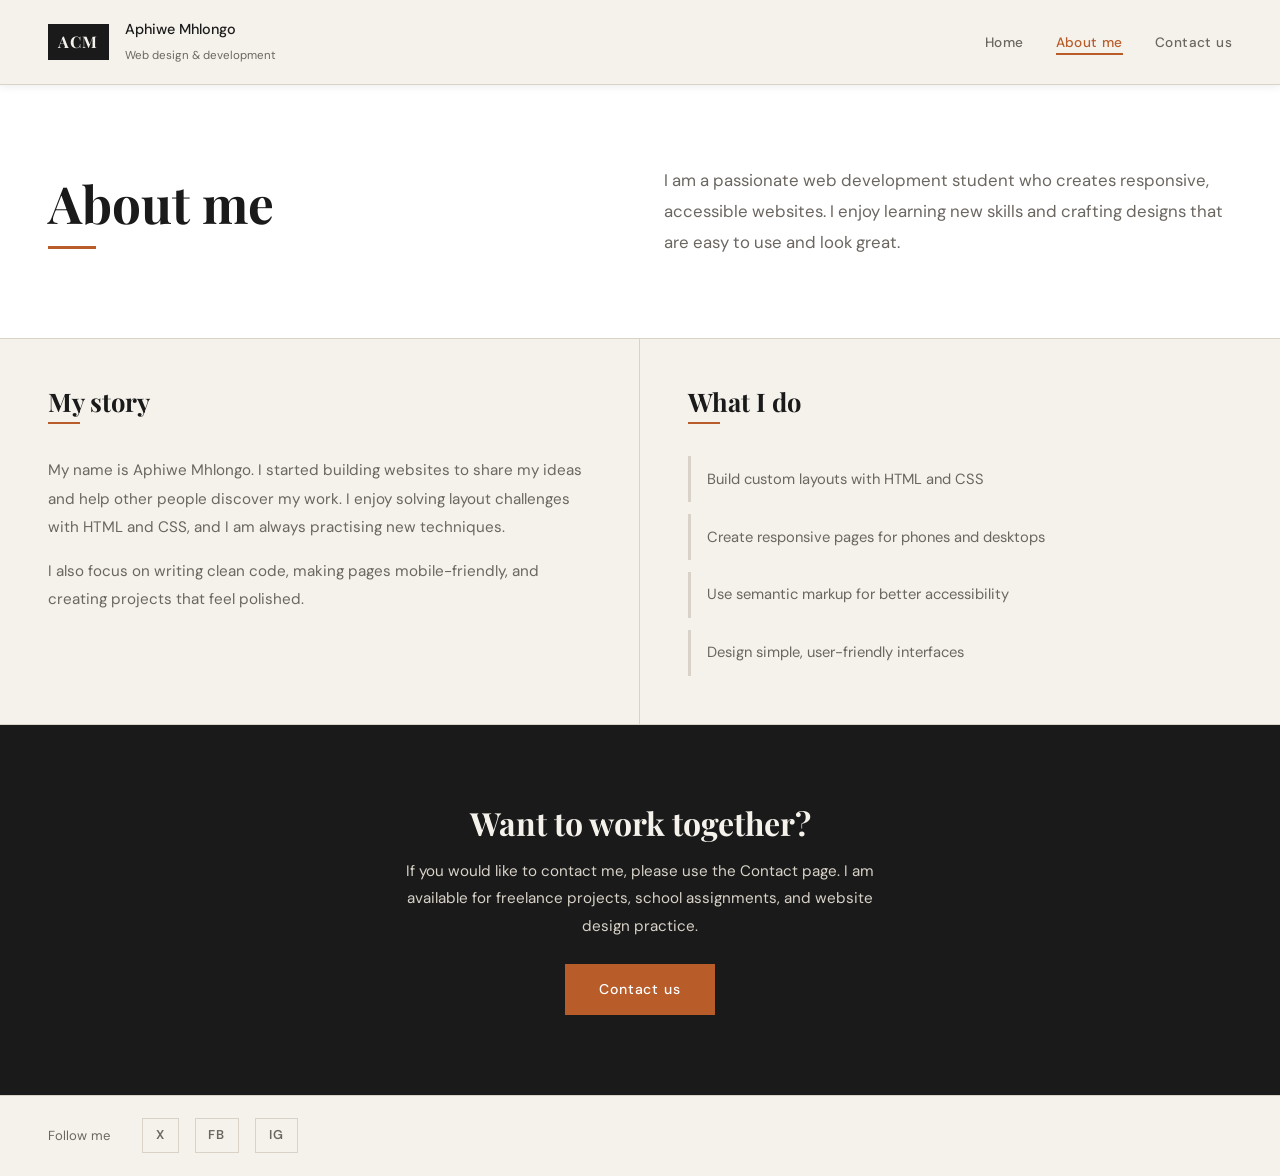
<file: about.html>
﻿<!DOCTYPE html>
<html lang="en">
<head>
    <meta charset="UTF-8">
    <meta name="viewport" content="width=device-width, initial-scale=1.0">
    <title>About me | Aphiwe Mhlongo</title>
    <link href="https://fonts.googleapis.com/css2?family=Playfair+Display:wght@600;700&family=DM+Sans:wght@300;400;500&display=swap" rel="stylesheet">
    <link rel="stylesheet" href="style.css">
</head>
<body>

<header class="site-header">
    <div class="brand">
        <div class="logo">ACM</div>
        <div>
            <strong>Aphiwe Mhlongo</strong>
            <span class="brand-text">Web design &amp; development</span>
        </div>
    </div>

    <button class="hamburger" id="hamburger" aria-label="Toggle navigation">
        <span></span>
        <span></span>
        <span></span>
    </button>

    <nav>
        <ul class="nav-links" id="nav-links">
            <li><a href="index.html">Home</a></li>
            <li><a href="about.html" class="active">About me</a></li>
            <li><a href="contact.html">Contact us</a></li>
        </ul>
    </nav>
</header>

<main class="page-about">

    <!-- Hero banner -->
    <section class="about-hero">
        <h1>About me</h1>
        <p>I am a passionate web development student who creates responsive, accessible websites. I enjoy learning new skills and crafting designs that are easy to use and look great.</p>
    </section>

    <!-- Story + What I do -->
    <section class="about-details">
        <article>
            <h2>My story</h2>
            <p>My name is Aphiwe Mhlongo. I started building websites to share my ideas and help other people discover my work. I enjoy solving layout challenges with HTML and CSS, and I am always practising new techniques.</p>
            <p>I also focus on writing clean code, making pages mobile-friendly, and creating projects that feel polished.</p>
        </article>
        <article>
            <h2>What I do</h2>
            <ul>
                <li>Build custom layouts with HTML and CSS</li>
                <li>Create responsive pages for phones and desktops</li>
                <li>Use semantic markup for better accessibility</li>
                <li>Design simple, user-friendly interfaces</li>
            </ul>
        </article>
    </section>

    <!-- CTA -->
    <section class="about-contact-card">
        <h2>Want to work together?</h2>
        <p>If you would like to contact me, please use the Contact page. I am available for freelance projects, school assignments, and website design practice.</p>
        <a class="button" href="contact.html">Contact us</a>
    </section>

</main>

<footer class="site-footer">
    <span>Follow me</span>
    <div class="social-links">
        <a href="https://x.com/cebomhlong?s=21" target="_blank" aria-label="X / Twitter">X</a>
        <a href="https://www.facebook.com/share/1DBheZkQre/?mibextid=wwXIfr" target="_blank" aria-label="Facebook">FB</a>
        <a href="https://www.instagram.com/cebo_mhlong?igsh=MXZ6YnZ0dDdiN2RrdA%3D%3D&utm_source=qr" target="_blank" aria-label="Instagram">IG</a>
    </div>
</footer>

<script>
    const hamburger = document.getElementById('hamburger');
    const navLinks  = document.getElementById('nav-links');

    hamburger.addEventListener('click', () => {
        hamburger.classList.toggle('open');
        navLinks.classList.toggle('open');
    });

    navLinks.querySelectorAll('a').forEach(link => {
        link.addEventListener('click', () => {
            hamburger.classList.remove('open');
            navLinks.classList.remove('open');
        });
    });
</script>

</body>
</html>
</file>
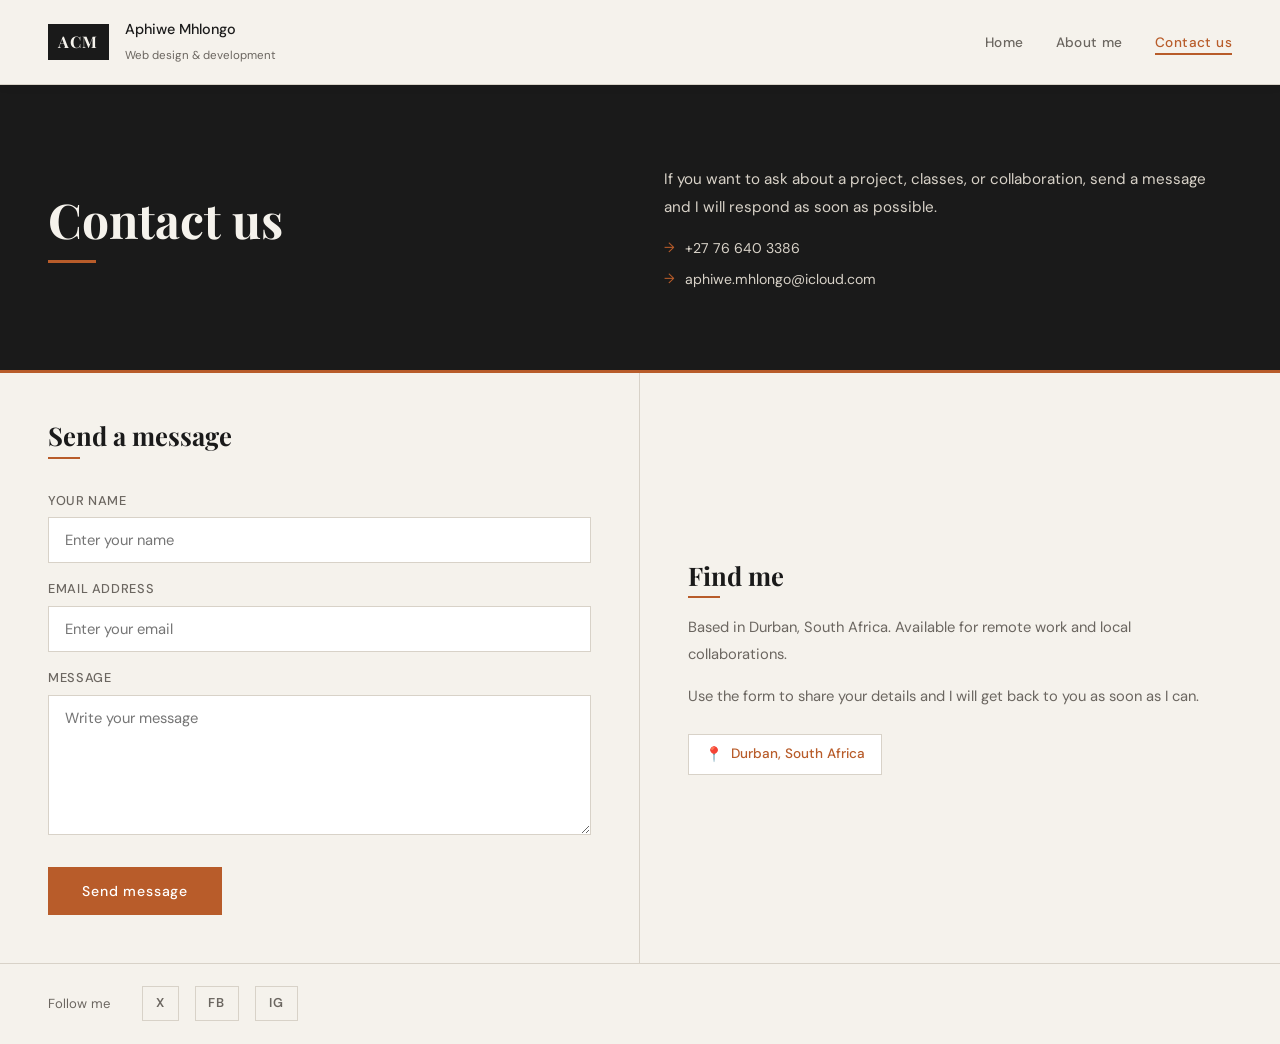
<file: contact.html>
<!DOCTYPE html>
<html lang="en">
<head>
    <meta charset="UTF-8">
    <meta name="viewport" content="width=device-width, initial-scale=1.0">
    <title>Contact | Aphiwe Mhlongo</title>
    <link href="https://fonts.googleapis.com/css2?family=Playfair+Display:wght@600;700&family=DM+Sans:wght@300;400;500&display=swap" rel="stylesheet">
    <link rel="stylesheet" href="style.css">
</head>
<body>

<header class="site-header">
    <div class="brand">
        <div class="logo">ACM</div>
        <div>
            <strong>Aphiwe Mhlongo</strong>
            <span class="brand-text">Web design &amp; development</span>
        </div>
    </div>

    <button class="hamburger" id="hamburger" aria-label="Toggle navigation">
        <span></span>
        <span></span>
        <span></span>
    </button>

    <nav>
        <ul class="nav-links" id="nav-links">
            <li><a href="index.html">Home</a></li>
            <li><a href="about.html">About me</a></li>
            <li><a href="contact.html" class="active">Contact us</a></li>
        </ul>
    </nav>
</header>

<main class="page-contact">

    <!-- Dark intro banner with contact details -->
    <section class="contact-intro">
        <h2>Contact us</h2>
        <div>
            <p>If you want to ask about a project, classes, or collaboration, send a message and I will respond as soon as possible.</p>
            <div class="contact-detail">+27 76 640 3386</div>
            <div class="contact-detail">aphiwe.mhlongo@icloud.com</div>
        </div>
    </section>

    <!-- Form + Find me -->
    <section class="contact-grid">

        <div class="contact-form">
            <h2>Send a message</h2>
            <form>
                <div class="form-group">
                    <label for="name">Your name</label>
                    <input type="text" id="name" name="name" placeholder="Enter your name">
                </div>
                <div class="form-group">
                    <label for="email">Email address</label>
                    <input type="email" id="email" name="email" placeholder="Enter your email">
                </div>
                <div class="form-group">
                    <label for="message">Message</label>
                    <textarea id="message" name="message" placeholder="Write your message"></textarea>
                </div>
                <div class="form-actions">
                    <button type="button">Send message</button>
                </div>
            </form>
        </div>

        <div class="find-me-card">
            <h2>Find me</h2>
            <p>Based in Durban, South Africa. Available for remote work and local collaborations.</p>
            <p>Use the form to share your details and I will get back to you as soon as I can.</p>
            <span class="location-badge">Durban, South Africa</span>
        </div>

    </section>

</main>

<footer class="site-footer">
    <span>Follow me</span>
    <div class="social-links">
        <a href="https://x.com/cebomhlong?s=21" target="_blank" aria-label="X / Twitter">X</a>
        <a href="https://www.facebook.com/share/1DBheZkQre/?mibextid=wwXIfr" target="_blank" aria-label="Facebook">FB</a>
        <a href="https://www.instagram.com/cebo_mhlong?igsh=MXZ6YnZ0dDdiN2RrdA%3D%3D&utm_source=qr" target="_blank" aria-label="Instagram">IG</a>
    </div>
</footer>

<script>
    const hamburger = document.getElementById('hamburger');
    const navLinks  = document.getElementById('nav-links');

    hamburger.addEventListener('click', () => {
        hamburger.classList.toggle('open');
        navLinks.classList.toggle('open');
    });

    navLinks.querySelectorAll('a').forEach(link => {
        link.addEventListener('click', () => {
            hamburger.classList.remove('open');
            navLinks.classList.remove('open');
        });
    });
</script>

</body>
</html>
</file>
<file: style.css>
/* ── 1. RESET & BASE ── */
*, *::before, *::after {
    box-sizing: border-box;
    margin: 0;
    padding: 0;
}

:root {
    /* Colour palette */
    --ink:       #1a1a1a;
    --paper:     #f5f2ec;
    --accent:    #b85c2a;
    --accent-lt: #d4753a;
    --muted:     #6b6660;
    --border:    #d8d2c8;
    --white:     #ffffff;

    /* Typography */
    --font-serif: 'Playfair Display', Georgia, serif;
    --font-sans:  'DM Sans', system-ui, sans-serif;

    /* Spacing scale */
    --space-xs: 0.5rem;
    --space-sm: 1rem;
    --space-md: 2rem;
    --space-lg: 3rem;
    --space-xl: 5rem;

    /* Transitions */
    --transition: 0.25s ease;

    /* Shadows */
    --shadow-sm: 0 2px 8px rgba(0,0,0,0.07);
    --shadow-md: 0 6px 24px rgba(0,0,0,0.12);
}

html {
    scroll-behavior: smooth; /* smooth scrolling */
    font-size: 16px;
}

body {
    font-family: var(--font-sans);
    background: var(--paper);
    color: var(--ink);
    line-height: 1.6;
    overflow-x: hidden;
}

img, video {
    max-width: 100%;   /* responsive media */
    height: auto;
    display: block;
}

a { text-decoration: none; color: inherit; }
ul { list-style: none; }

/* ── 2. TYPOGRAPHY ── */
h1, h2, h3 {
    font-family: var(--font-serif);
    line-height: 1.15;
}

h1 { font-size: clamp(2rem, 4vw, 3.4rem); }
h2 { font-size: clamp(1.4rem, 2.5vw, 2rem); margin-bottom: var(--space-md); }
h3 { font-size: 1rem; color: var(--accent); margin-bottom: var(--space-sm); }

/* ── 3. HEADER / NAV ── */
.site-header {
    display: flex;
    align-items: center;
    justify-content: space-between;
    padding: 1.1rem var(--space-lg);
    background: var(--paper);
    border-bottom: 1px solid var(--border);
    position: sticky;
    top: 0;
    z-index: 1000;
    box-shadow: var(--shadow-sm);
}

.brand {
    display: flex;
    align-items: center;
    gap: var(--space-sm);
}

.logo {
    font-family: var(--font-serif);
    font-weight: 700;
    font-size: 1rem;
    background: var(--ink);
    color: var(--paper);
    padding: 0.35rem 0.65rem;
    letter-spacing: 0.06em;
}

.brand strong {
    display: block;
    font-size: 0.9rem;
    font-weight: 500;
}

.brand-text {
    font-size: 0.72rem;
    color: var(--muted);
}

/* Desktop nav links */
.nav-links {
    display: flex;
    gap: 2rem;
    align-items: center;
}

.nav-links a {
    font-size: 0.85rem;
    font-weight: 500;
    color: var(--muted);
    letter-spacing: 0.03em;
    padding-bottom: 2px;
    border-bottom: 2px solid transparent;
    transition: color var(--transition), border-color var(--transition);
}

/* Hover + active state for nav */
.nav-links a:hover,
.nav-links a.active {
    color: var(--accent);
    border-bottom-color: var(--accent);
}

/* ── HAMBURGER (hidden on desktop) ── */
.hamburger {
    display: none;
    flex-direction: column;
    gap: 5px;
    cursor: pointer;
    background: none;
    border: none;
    padding: 4px;
}

.hamburger span {
    display: block;
    width: 24px;
    height: 2px;
    background: var(--ink);
    border-radius: 2px;
    transition: transform var(--transition), opacity var(--transition);
}

/* Animate hamburger → X when open */
.hamburger.open span:nth-child(1) { transform: translateY(7px) rotate(45deg); }
.hamburger.open span:nth-child(2) { opacity: 0; }
.hamburger.open span:nth-child(3) { transform: translateY(-7px) rotate(-45deg); }

/* ── 4. HERO SECTION ── */
.hero {
    display: grid;
    grid-template-columns: 1fr 1fr;   /* Flexbox/Grid layout */
    min-height: calc(100vh - 65px);
}

/* LEFT column */
.hero-left {
    display: flex;
    flex-direction: column;
    border-right: 1px solid var(--border);
}

.hero-left .photo {
    width: 100%;
    overflow: hidden;
    border-bottom: 3px solid var(--accent);
    flex: 1;
}

.hero-left .photo img {
    width: 100%;
    height: 100%;
    object-fit: cover;
    object-position: center top;
    transition: transform 0.6s ease;
}

.hero-left .photo:hover img { transform: scale(1.04); }

.hero-left .video-wrap {
    width: 100%;
    background: #0d0d0d;
    flex-shrink: 0;
}

.hero-left .video-wrap video {
    width: 100%;
    height: auto;
}

/* RIGHT column */
.hero-copy {
    display: flex;
    flex-direction: column;
    justify-content: center;
    padding: 4rem var(--space-lg);
    gap: var(--space-sm);
}

.hero-copy h1 { color: var(--ink); }

.hero-subtitle {
    font-size: 1.05rem;
    color: var(--accent);
    font-weight: 500;
}

.hero-copy p:last-of-type {
    font-size: 0.95rem;
    color: var(--muted);
    line-height: 1.8;
    max-width: 40ch;
}

/* CTA button */
.btn {
    display: inline-block;
    margin-top: var(--space-sm);
    padding: 0.7rem 1.6rem;
    background: var(--accent);
    color: var(--white);
    font-size: 0.85rem;
    font-weight: 500;
    letter-spacing: 0.05em;
    border: 2px solid var(--accent);
    transition: background var(--transition), color var(--transition), transform var(--transition);
    align-self: flex-start;
}

/* Hover effect for button */
.btn:hover {
    background: transparent;
    color: var(--accent);
    transform: translateY(-2px);
}

/* ── 5. SKILLS ── */
.skills {
    padding: var(--space-lg) var(--space-lg);
    border-top: 1px solid var(--border);
}

.skill-list {
    display: flex;
    flex-wrap: wrap;
    gap: 0.75rem;
}

.skill-item {
    padding: 0.5rem 1.2rem;
    border: 1px solid var(--border);
    font-size: 0.82rem;
    font-weight: 500;
    letter-spacing: 0.04em;
    background: var(--white);
    cursor: default;
    transition: background var(--transition), color var(--transition),
                border-color var(--transition), transform var(--transition);
}

/* Hover effect for skill tags */
.skill-item:hover {
    background: var(--accent);
    color: var(--white);
    border-color: var(--accent);
    transform: translateY(-3px);
}

/* ── 6. DETAILS GRID ── */
.details-grid {
    display: grid;
    grid-template-columns: repeat(3, 1fr);
    border-top: 1px solid var(--border);
}

.details-card {
    padding: var(--space-md) var(--space-lg);
    border-right: 1px solid var(--border);
}

.details-card:last-child { border-right: none; }

.details-card p,
.details-card li {
    font-size: 0.88rem;
    color: var(--muted);
    line-height: 1.9;
}

.details-card a {
    color: var(--muted);
    transition: color var(--transition), padding-left var(--transition);
}

/* Hover effect on info links */
.details-card a:hover {
    color: var(--accent);
    padding-left: 4px;
}

.map-frame {
    width: 100%;
    height: 180px;
    overflow: hidden;
    border: 1px solid var(--border);
}

.map-frame iframe {
    width: 100%;
    height: 100%;
    border: none;
}

/* ── 7. FOOTER ── */
.site-footer {
    display: flex;
    align-items: center;
    gap: var(--space-md);
    padding: 1.4rem var(--space-lg);
    border-top: 1px solid var(--border);
    font-size: 0.82rem;
    color: var(--muted);
}

.social-links { display: flex; gap: 1rem; }

.social-links a {
    font-weight: 600;
    font-size: 0.8rem;
    letter-spacing: 0.08em;
    color: var(--muted);
    padding: 0.4rem 0.8rem;
    border: 1px solid var(--border);
    transition: background var(--transition), color var(--transition),
                border-color var(--transition), transform var(--transition);
}

/* Hover effect for social links */
.social-links a:hover {
    background: var(--accent);
    color: var(--white);
    border-color: var(--accent);
    transform: translateY(-2px);
}

/* ============================================================
   8. MEDIA QUERIES — Responsive Design
   ============================================================ */

/* ── TABLET (max 1024px) ── */
@media (max-width: 1024px) {
    .hero { grid-template-columns: 1fr; min-height: auto; }
    .hero-left { border-right: none; border-bottom: 1px solid var(--border); }
    .hero-left .photo { max-height: 55vw; }
    .hero-copy { padding: var(--space-md) var(--space-lg); justify-content: flex-start; }

    .details-grid { grid-template-columns: 1fr 1fr; }
    .details-card:nth-child(2) { border-right: none; }
    .details-card:nth-child(3) { grid-column: 1 / -1; border-right: none; border-top: 1px solid var(--border); }
}

/* ── MOBILE (max 768px) ── */
@media (max-width: 768px) {
    .site-header { padding: 1rem 1.2rem; }

    /* Show hamburger, hide desktop nav */
    .hamburger { display: flex; }

    .nav-links {
        display: none;
        flex-direction: column;
        gap: 0;
        position: absolute;
        top: 65px;
        left: 0;
        right: 0;
        background: var(--paper);
        border-bottom: 1px solid var(--border);
        box-shadow: var(--shadow-md);
        z-index: 999;
    }

    /* Slide-in nav when open */
    .nav-links.open { display: flex; }

    .nav-links a {
        padding: 1rem 1.5rem;
        border-bottom: 1px solid var(--border);
        font-size: 1rem;
        border-left: none;
    }

    .nav-links a:hover { padding-left: 2rem; border-bottom-color: var(--border); }

    /* Hero stacks vertically on mobile */
    .hero { grid-template-columns: 1fr; }
    .hero-left .photo { max-height: 70vw; }
    .hero-copy { padding: var(--space-md) 1.2rem; }
    .hero-copy p:last-of-type { max-width: 100%; }

    /* Skills wrap nicely */
    .skills { padding: var(--space-md) 1.2rem; }
    .skill-list { gap: 0.5rem; }

    /* Details stack to single column */
    .details-grid { grid-template-columns: 1fr; }
    .details-card {
        border-right: none;
        border-bottom: 1px solid var(--border);
        padding: var(--space-md) 1.2rem;
    }

    .site-footer { padding: 1.2rem; flex-wrap: wrap; }
}

/* ── SMALL MOBILE (max 480px) ── */
@media (max-width: 480px) {
    h1 { font-size: 1.8rem; }
    .hero-left .photo { max-height: 80vw; }
    .btn { width: 100%; text-align: center; }
}

/* ============================================================
   9. ABOUT PAGE
   ============================================================ */

/* ── About hero banner ── */
.about-hero {
    padding: var(--space-xl) var(--space-lg);
    border-bottom: 1px solid var(--border);
    display: grid;
    grid-template-columns: 1fr 1fr;
    gap: var(--space-lg);
    align-items: center;
    background: var(--white);
}

.about-hero h1 {
    position: relative;
    padding-bottom: var(--space-sm);
}

/* Decorative underline on heading */
.about-hero h1::after {
    content: '';
    position: absolute;
    bottom: 0;
    left: 0;
    width: 3rem;
    height: 3px;
    background: var(--accent);
}

.about-hero p {
    font-size: 1.05rem;
    color: var(--muted);
    line-height: 1.85;
    max-width: 48ch;
}

/* ── About details: two articles side by side ── */
.about-details {
    display: grid;
    grid-template-columns: 1fr 1fr;
    border-bottom: 1px solid var(--border);
}

.about-details article {
    padding: var(--space-lg);
    border-right: 1px solid var(--border);
    transition: background var(--transition);
}

.about-details article:last-child { border-right: none; }

.about-details article:hover { background: var(--paper); }

.about-details h2 {
    font-size: clamp(1.2rem, 2vw, 1.6rem);
    margin-bottom: var(--space-md);
    position: relative;
    padding-bottom: var(--space-xs);
}

/* Accent line under each article heading */
.about-details h2::after {
    content: '';
    position: absolute;
    bottom: 0;
    left: 0;
    width: 2rem;
    height: 2px;
    background: var(--accent);
    transition: width var(--transition);
}

.about-details article:hover h2::after { width: 4rem; }

.about-details p {
    font-size: 0.95rem;
    color: var(--muted);
    line-height: 1.85;
    margin-bottom: var(--space-sm);
}

/* Styled list for "What I do" */
.about-details ul {
    display: flex;
    flex-direction: column;
    gap: 0.75rem;
}

.about-details ul li {
    font-size: 0.92rem;
    color: var(--muted);
    padding: 0.7rem 1rem;
    border-left: 3px solid var(--border);
    background: var(--paper);
    transition: border-color var(--transition), color var(--transition),
                transform var(--transition), background var(--transition);
}

/* Hover effect on list items */
.about-details ul li:hover {
    border-left-color: var(--accent);
    color: var(--ink);
    background: var(--white);
    transform: translateX(4px);
}

/* ── CTA / contact card ── */
.about-contact-card {
    padding: var(--space-xl) var(--space-lg);
    text-align: center;
    background: var(--ink);
    color: var(--paper);
    display: flex;
    flex-direction: column;
    align-items: center;
    gap: var(--space-sm);
}

.about-contact-card h2 {
    color: var(--paper);
    margin-bottom: 0;
}

.about-contact-card p {
    font-size: 0.95rem;
    color: var(--border);
    max-width: 50ch;
    line-height: 1.8;
}

/* Contact button — inverted style on dark background */
.about-contact-card .button {
    display: inline-block;
    margin-top: var(--space-xs);
    padding: 0.75rem 2rem;
    background: var(--accent);
    color: var(--white);
    font-size: 0.88rem;
    font-weight: 500;
    letter-spacing: 0.06em;
    border: 2px solid var(--accent);
    transition: background var(--transition), color var(--transition), transform var(--transition);
}

.about-contact-card .button:hover {
    background: transparent;
    color: var(--accent);
    transform: translateY(-2px);
}

/* ── ABOUT RESPONSIVE ── */
@media (max-width: 1024px) {
    .about-hero {
        grid-template-columns: 1fr;
        padding: var(--space-lg);
        gap: var(--space-md);
    }
}

@media (max-width: 768px) {
    .about-hero {
        padding: var(--space-md) 1.2rem;
    }

    .about-details {
        grid-template-columns: 1fr;
    }

    .about-details article {
        border-right: none;
        border-bottom: 1px solid var(--border);
        padding: var(--space-md) 1.2rem;
    }

    .about-contact-card {
        padding: var(--space-lg) 1.2rem;
    }
}

@media (max-width: 480px) {
    .about-contact-card .button {
        width: 100%;
        text-align: center;
    }
}

/* ============================================================
   10. CONTACT PAGE
   ============================================================ */

/* ── Contact intro card ── */
.contact-intro {
    padding: var(--space-xl) var(--space-lg);
    background: var(--ink);
    color: var(--paper);
    display: grid;
    grid-template-columns: 1fr 1fr;
    gap: var(--space-lg);
    align-items: center;
    border-bottom: 3px solid var(--accent);
}

.contact-intro h2 {
    font-size: clamp(2rem, 4vw, 3rem);
    color: var(--paper);
    margin-bottom: 0;
    position: relative;
    padding-bottom: var(--space-sm);
}

.contact-intro h2::after {
    content: '';
    position: absolute;
    bottom: 0;
    left: 0;
    width: 3rem;
    height: 3px;
    background: var(--accent);
}

.contact-intro p {
    font-size: 0.95rem;
    color: var(--border);
    line-height: 1.85;
    margin-bottom: var(--space-sm);
}

.contact-detail {
    display: flex;
    align-items: center;
    gap: 0.6rem;
    font-size: 0.88rem;
    color: var(--border);
    margin-top: 0.5rem;
    transition: color var(--transition);
}

.contact-detail:hover { color: var(--accent); }

.contact-detail::before {
    content: '→';
    color: var(--accent);
    font-size: 0.85rem;
}

/* ── Contact grid: form + find me ── */
.contact-grid {
    display: grid;
    grid-template-columns: 1fr 1fr;
    min-height: 60vh;
}

/* ── FORM ── */
.contact-form {
    padding: var(--space-lg);
    border-right: 1px solid var(--border);
}

.contact-form h2 {
    font-size: clamp(1.3rem, 2vw, 1.8rem);
    margin-bottom: var(--space-md);
    position: relative;
    padding-bottom: var(--space-xs);
}

.contact-form h2::after {
    content: '';
    position: absolute;
    bottom: 0;
    left: 0;
    width: 2rem;
    height: 2px;
    background: var(--accent);
    transition: width var(--transition);
}

.contact-form:hover h2::after { width: 4rem; }

.form-group {
    display: flex;
    flex-direction: column;
    gap: 0.4rem;
    margin-bottom: var(--space-sm);
}

.form-group label {
    font-size: 0.8rem;
    font-weight: 500;
    letter-spacing: 0.05em;
    color: var(--muted);
    text-transform: uppercase;
}

.form-group input,
.form-group textarea {
    font-family: var(--font-sans);
    font-size: 0.92rem;
    color: var(--ink);
    background: var(--white);
    border: 1px solid var(--border);
    padding: 0.75rem 1rem;
    outline: none;
    width: 100%;
    transition: border-color var(--transition), box-shadow var(--transition);
}

/* Focus highlight on inputs */
.form-group input:focus,
.form-group textarea:focus {
    border-color: var(--accent);
    box-shadow: 0 0 0 3px rgba(184, 92, 42, 0.12);
}

.form-group textarea {
    resize: vertical;
    min-height: 140px;
}

.form-actions { margin-top: var(--space-md); }

.form-actions button {
    font-family: var(--font-sans);
    font-size: 0.88rem;
    font-weight: 500;
    letter-spacing: 0.06em;
    padding: 0.8rem 2rem;
    background: var(--accent);
    color: var(--white);
    border: 2px solid var(--accent);
    cursor: pointer;
    transition: background var(--transition), color var(--transition), transform var(--transition);
}

/* Hover effect for submit button */
.form-actions button:hover {
    background: transparent;
    color: var(--accent);
    transform: translateY(-2px);
}

/* ── Find me card ── */
.find-me-card {
    padding: var(--space-lg);
    display: flex;
    flex-direction: column;
    justify-content: center;
    gap: var(--space-sm);
    background: var(--paper);
}

.find-me-card h2 {
    font-size: clamp(1.3rem, 2vw, 1.8rem);
    margin-bottom: 0;
    position: relative;
    padding-bottom: var(--space-xs);
}

.find-me-card h2::after {
    content: '';
    position: absolute;
    bottom: 0;
    left: 0;
    width: 2rem;
    height: 2px;
    background: var(--accent);
}

.find-me-card p {
    font-size: 0.92rem;
    color: var(--muted);
    line-height: 1.8;
}

.find-me-card .location-badge {
    display: inline-flex;
    align-items: center;
    gap: 0.5rem;
    font-size: 0.85rem;
    font-weight: 500;
    color: var(--accent);
    border: 1px solid var(--border);
    padding: 0.5rem 1rem;
    background: var(--white);
    width: fit-content;
    margin-top: var(--space-xs);
}

.find-me-card .location-badge::before { content: '📍'; font-size: 0.9rem; }

/* ── CONTACT RESPONSIVE ── */
@media (max-width: 1024px) {
    .contact-intro {
        grid-template-columns: 1fr;
        padding: var(--space-lg);
        gap: var(--space-md);
    }

    .contact-grid {
        grid-template-columns: 1fr;
        min-height: auto;
    }

    .contact-form { border-right: none; border-bottom: 1px solid var(--border); }
}

@media (max-width: 768px) {
    .contact-intro { padding: var(--space-md) 1.2rem; }
    .contact-form  { padding: var(--space-md) 1.2rem; }
    .find-me-card  { padding: var(--space-md) 1.2rem; }
}

@media (max-width: 480px) {
    .form-actions button { width: 100%; }
}
</file>
